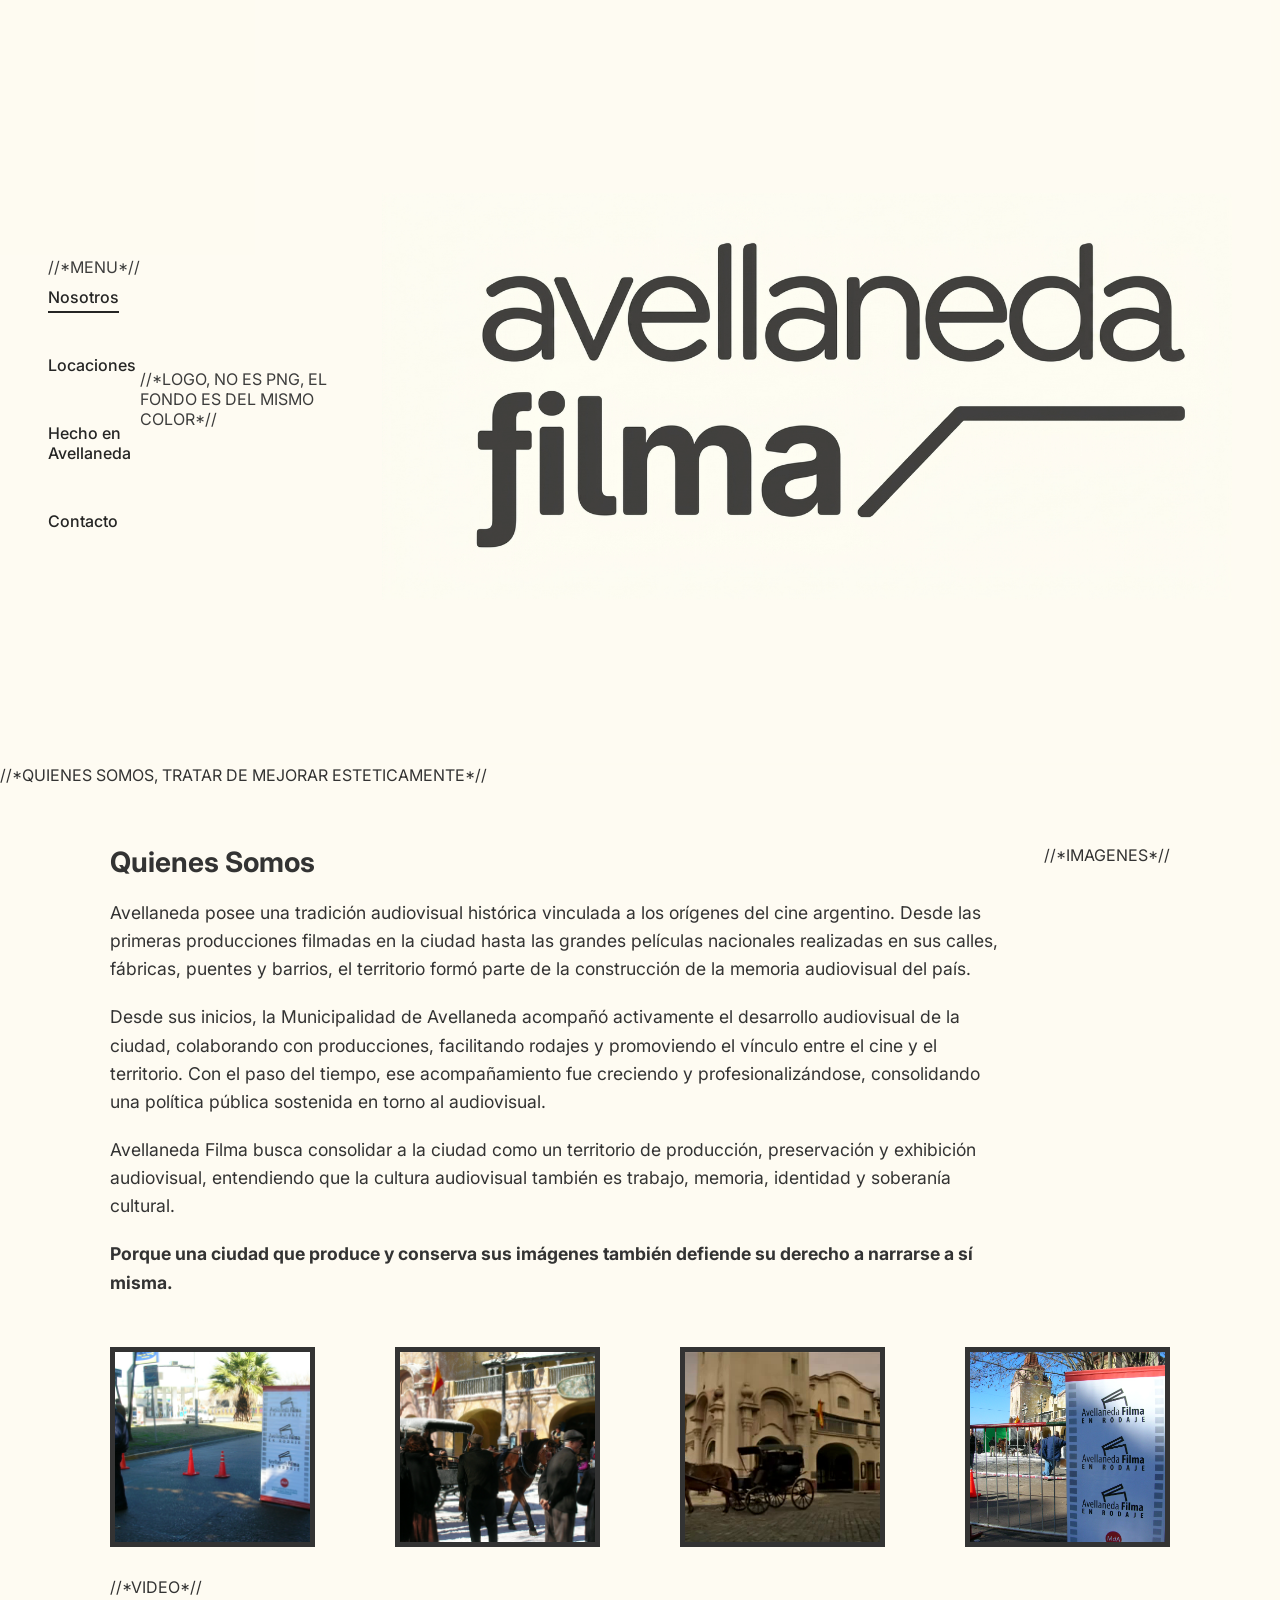
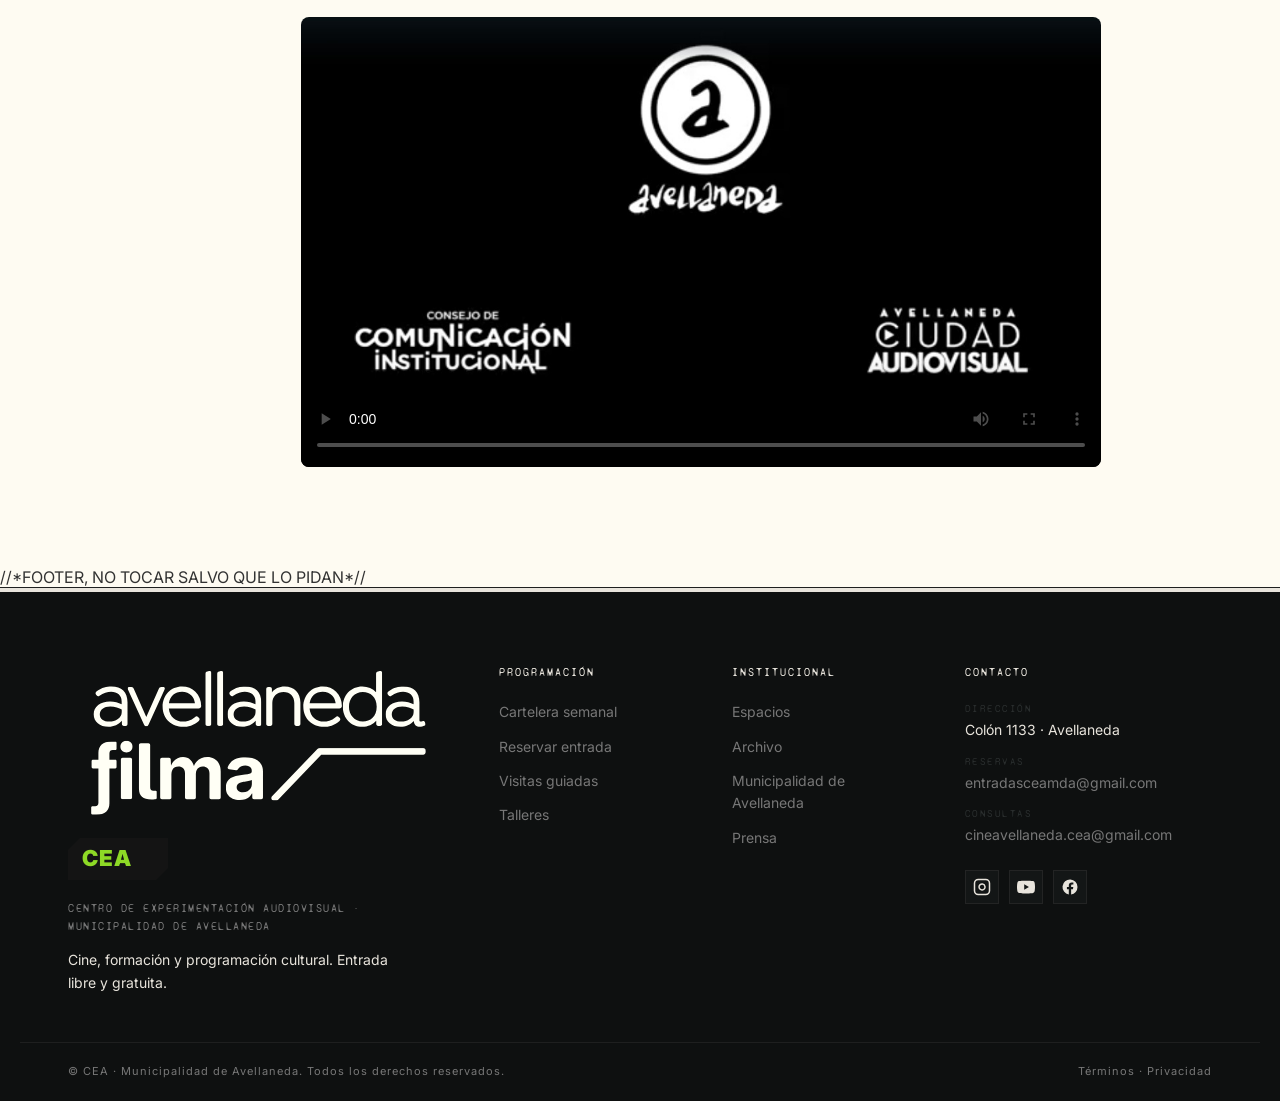
<file: index.html>
<!DOCTYPE html>
<html lang="es">
<head>
    <meta charset="UTF-8">
    <meta name="viewport" content="width=device-width, initial-scale=1.0">
    <title>Avellaneda - Ciudad Audiovisual</title>
    <link rel="stylesheet" href="inicio.css"
    <link rel="preconnect" href="https://fonts.googleapis.com">
    <link rel="preconnect" href="https://fonts.gstatic.com" crossorigin>
    <link href="https://fonts.googleapis.com/css2?family=Inter:ital,opsz,wght@0,14..32,100..900;1,14..32,100..900&display=swap" rel="stylesheet">
    <link href="https://fonts.googleapis.com" rel="preconnect">
    <link href="https://fonts.gstatic.com" rel="preconnect" crossorigin>
    <link href="https://fonts.googleapis.com/css2?family=Barlow+Condensed:wght@400;700;900&family=Barlow:wght@300;400;500&family=Syne+Mono&display=swap" rel="stylesheet">
    <link rel="stylesheet" href="footer.css">
</head>
<body>



<header class="main-header" id="inicio">
    <nav class="main-nav">
      //*MENU*//
    <ul class="nav-list">
      <li><a href="#nosotros" class="nav-link active">Nosotros</a></li>
      <li><a href="locaciones.html" class="nav-link">Locaciones</a></li>
      <li><a href="hecho-en-avellaneda.html" class="nav-link">Hecho en Avellaneda</a></li>
      <li><a href="#contacto" class="nav-link">Contacto</a></li>
    </ul>
  </nav>
  //*LOGO, NO ES PNG, EL FONDO ES DEL MISMO COLOR*//
  <div class="logo-container">
    <a href="#inicio">
      <img src="imagenes/LogoCremaESTAESLAPOSTA.jpg" alt="Filma Logo" class="logo-img">
    </a>
  </div>

</header>

    //*QUIENES SOMOS, TRATAR DE MEJORAR ESTETICAMENTE*//
    
    <main id="nosotros">
        <section class="quienessomos">
            <h2>Quienes Somos</h2>
            <p>Avellaneda posee una tradición audiovisual histórica vinculada a los orígenes del cine argentino. Desde las primeras producciones filmadas en la ciudad hasta las grandes películas nacionales realizadas en sus calles, fábricas, puentes y barrios, el territorio formó parte de la construcción de la memoria audiovisual del país.</p><br>
            <p>Desde sus inicios, la Municipalidad de Avellaneda acompañó activamente el desarrollo audiovisual de la ciudad, colaborando con producciones, facilitando rodajes y promoviendo el vínculo entre el cine y el territorio. Con el paso del tiempo, ese acompañamiento fue creciendo y profesionalizándose, consolidando una política pública sostenida en torno al audiovisual.</p><br>
            <p>Avellaneda Filma busca consolidar a la ciudad como un territorio de producción, preservación y exhibición audiovisual, entendiendo que la cultura audiovisual también es trabajo, memoria, identidad y soberanía cultural.</p><br>
            <p><strong>Porque una ciudad que produce y conserva sus imágenes también defiende su derecho a narrarse a sí misma.</strong></p>
        </section>

        //*IMAGENES*//

        <section class="imagenpadre2">

                  <section class="imagen-ejemplo-container">
            
            <img src="imagenes/imagen1.JPG" alt="">
            
        </section>
        
        <section class="imagen-ejemplo-container">
            
            <img src="imagenes/imagen2.JPG" alt="">
            
        </section>

        <section class="imagen-ejemplo-container">
            
            <img src="imagenes/imagen4.png" alt="">
            
        </section>
        
        <section class="imagen-ejemplo-container">
            
            <img src="imagenes/imagen3.JPG" alt="">
            
        </section>


        </section>

    //*VIDEO*//

    <section class="videoseccion">
  <div class="videocontainer">
    <video controls poster="imagenes/imagenportadavideo.png">
      <source src="imagenes/videofilma.mp4" type="video/mp4">
    </video>
  </div>
</section>


    </main>



//*FOOTER, NO TOCAR SALVO QUE LO PIDAN*//

<footer class="cea-footer" id="contacto">
  <div class="cea-colorbar">
    <span></span><span></span><span></span><span></span>
  </div>

  <div class="cea-footer-inner">

    <div class="cea-footer-col cea-footer-brand">
      <a href="#inicio">
        <img src="imagenes/logofooter.png" alt="CEA Logo" class="cea-footer-logo-img">
      </a>
      <a href="#inicio" class="cea-footer-logo" aria-label="CEA">
        <svg viewBox="0 0 72 22" aria-hidden="true">
          <text x="0" y="18" font-family="Barlow Condensed, sans-serif" font-weight="900" font-size="22" letter-spacing="1">CEA</text>
        </svg>
      </a>
      <p class="cea-footer-tag">
        Centro de Experimentaci&oacute;n Audiovisual &middot; Municipalidad de Avellaneda
      </p>
      <p class="cea-footer-desc">
        Cine, formaci&oacute;n y programaci&oacute;n cultural. Entrada libre y gratuita.
      </p>
    </div>

    <div class="cea-footer-col">
      <h4 class="cea-footer-title">Programaci&oacute;n</h4>
      <ul class="cea-footer-list">
        <li><a href="/#programacion">Cartelera semanal</a></li>
        <li><a href="/#tickets">Reservar entrada</a></li>
        <li><a href="/#visitas-inst">Visitas guiadas</a></li>
        <li><a href="/#talleres">Talleres</a></li>
      </ul>
    </div>

    <div class="cea-footer-col">
      <h4 class="cea-footer-title">Institucional</h4>
      <ul class="cea-footer-list">
        <li><a href="/#espacios">Espacios</a></li>
        <li><a href="/#archivo">Archivo</a></li>
        <li><a href="https://www.mda.gob.ar" target="_blank" rel="noopener">Municipalidad de Avellaneda</a></li>
        <li><a href="/prensa">Prensa</a></li>
      </ul>
    </div>

    <div class="cea-footer-col">
      <h4 class="cea-footer-title">Contacto</h4>
      <ul class="cea-footer-list">
        <li>
          <span class="cea-footer-label">Direcci&oacute;n</span>
          Col&oacute;n 1133 &middot; Avellaneda
        </li>
        <li>
          <span class="cea-footer-label">Reservas</span>
          <a href="mailto:entradasceamda@gmail.com">entradasceamda@gmail.com</a>
        </li>
        <li>
          <span class="cea-footer-label">Consultas</span>
          <a href="mailto:cineavellaneda.cea@gmail.com">cineavellaneda.cea@gmail.com</a>
        </li>
      </ul>

      <div class="cea-footer-social" aria-label="Redes sociales">
        <a href="https://www.instagram.com/cea.avellaneda" target="_blank" rel="noopener" aria-label="Instagram">
          <svg width="18" height="18" viewBox="0 0 24 24" fill="none" stroke="currentColor" stroke-width="2">
            <rect x="2" y="2" width="20" height="20" rx="5"/>
            <path d="M16 11.37A4 4 0 1 1 12.63 8 4 4 0 0 1 16 11.37z"/>
            <line x1="17.5" y1="6.5" x2="17.51" y2="6.5"/>
          </svg>
        </a>
        <a href="#" target="_blank" rel="noopener" aria-label="YouTube">
          <svg width="18" height="18" viewBox="0 0 24 24" fill="currentColor">
            <path d="M23.5 6.2a3 3 0 0 0-2.1-2.1C19.5 3.5 12 3.5 12 3.5s-7.5 0-9.4.6A3 3 0 0 0 .5 6.2 31.3 31.3 0 0 0 0 12a31.3 31.3 0 0 0 .5 5.8 3 3 0 0 0 2.1 2.1c1.9.6 9.4.6 9.4.6s7.5 0 9.4-.6a3 3 0 0 0 2.1-2.1A31.3 31.3 0 0 0 24 12a31.3 31.3 0 0 0-.5-5.8zM9.6 15.6V8.4l6.3 3.6z"/>
          </svg>
        </a>
        <a href="#" target="_blank" rel="noopener" aria-label="Facebook">
          <svg width="18" height="18" viewBox="0 0 24 24" fill="currentColor">
            <path d="M22 12a10 10 0 1 0-11.6 9.9v-7h-2.5V12h2.5V9.8c0-2.5 1.5-3.9 3.8-3.9 1.1 0 2.3.2 2.3.2v2.5h-1.3c-1.3 0-1.7.8-1.7 1.6V12h2.9l-.5 2.9h-2.4v7A10 10 0 0 0 22 12z"/>
          </svg>
        </a>
      </div>
    </div>

  </div>

  <div class="cea-footer-bottom">
    <p>&copy; <span id="cea-year"></span> CEA &middot; Municipalidad de Avellaneda. Todos los derechos reservados.</p>
    <p><a href="/terminos">T&eacute;rminos</a> &middot; <a href="/privacidad">Privacidad</a></p>
  </div>
</footer>

</body>
</html>
</file>
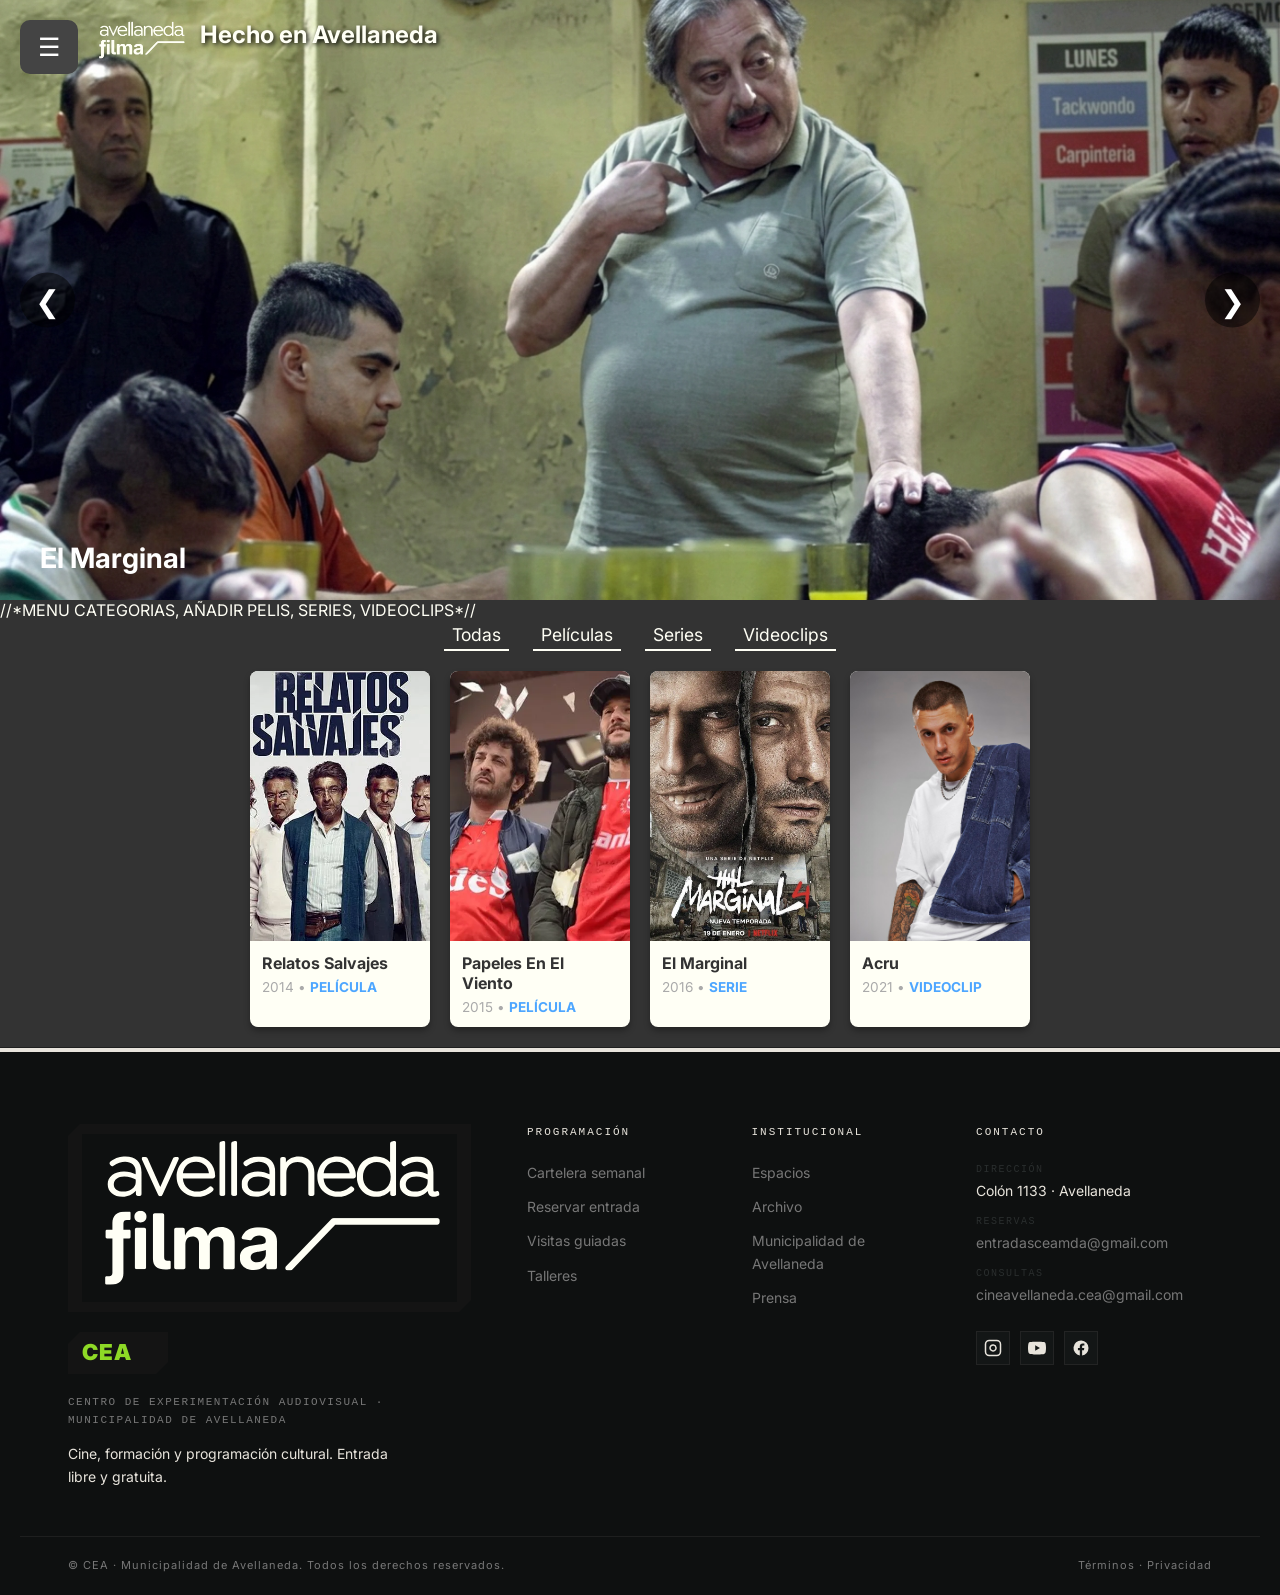
<file: hecho-en-avellaneda.html>
<!DOCTYPE html>
<html lang="es">
<head>
    <meta charset="UTF-8">
    <meta name="viewport" content="width=device-width, initial-scale=1.0">
    <title>Avellaneda - Ciudad Audiovisual</title>
    <link rel="stylesheet" href="hechoenave.css">
    <link rel="stylesheet" href="footer.css">
    <link rel="preconnect" href="https://fonts.googleapis.com">
    <link rel="preconnect" href="https://fonts.gstatic.com" crossorigin>
    <link href="https://fonts.googleapis.com/css2?family=Inter:ital,opsz,wght@0,14..32,100..900;1,14..32,100..900&display=swap" rel="stylesheet">
    <link rel="stylesheet" href="script.css">
</head>
<body>
  <header id="hechoen">
      

        <!-- Slider -->

        <div class="slider">

            <!-- Controles del slider -->

            <input type="radio" name="slider" id="slide1" checked>

            <input type="radio" name="slider" id="slide2">

            <input type="radio" name="slider" id="slide3">


            <!-- Botón menú -->

            <div class="menu-contenedor">

                <input type="checkbox" id="abrir-menu">

                <label for="abrir-menu" class="boton-menu">
                    ☰
                </label>


                <!-- Menú desplegable -->

                <nav class="menu">

                    <a href="index.html">Inicio</a>

                    <a href="hecho-en-avellaneda.html">Hecho En Avellaneda</a>

                    <a href="locaciones.html">Locaciones</a>

                    <a href="#contacto">Contacto</a>

                </nav>
                 
                

            </div>

            

            <!-- Logo -->

            <div class="logo">

                <a href="index.html">
                    <img src="imagenes/logofilmagrone.png" alt="Logo">
                </a>

                <h1>Hecho en Avellaneda</h1>

            </div>


            <!-- Imágenes -->

            <div class="slides">


                <!-- Imagen 1 -->

                <div class="slide slide1">

                    <img src="imagenes/elmar.jpg" alt="Imagen 1">

                    <h2>El Marginal</h2>

                </div>


                <!-- Imagen 2 -->

                <div class="slide slide2">

                    <img src="imagenes/relatoss.jpg" alt="Imagen 2">

                    <h2>Relatos Salvajes</h2>

                </div>


                <!-- Imagen 3 -->

                <div class="slide slide3">

                    <img src="imagenes/papelesenelvi.jpg" alt="Imagen 3">

                    <h2>Papeles En El Viento</h2>

                </div>

            </div>


            <!-- Flechas -->

            <div class="flechas">

    <!-- Flechas para el SLIDE 1 -->
    <label for="slide3" class="flecha izquierda flecha1">❮</label>
    <label for="slide2" class="flecha derecha flecha1">❯</label> <!-- Corregido: antes decía slide1 -->

    <!-- Flechas para el SLIDE 2 -->
    <label for="slide1" class="flecha izquierda flecha2">❮</label>
    <label for="slide3" class="flecha derecha flecha2">❯</label>

    <!-- Flechas para el SLIDE 3 -->
    <label for="slide2" class="flecha izquierda flecha3">❮</label>
    <label for="slide1" class="flecha derecha flecha3">❯</label>

            </div>

        </div>

    
  </header>
    

<main>

  //*MENU CATEGORIAS, AÑADIR PELIS, SERIES, VIDEOCLIPS*//

  <nav class="tabs">
    <button onclick="filtrarCategoria('todas')">Todas</button>
    <button onclick="filtrarCategoria('película')">Películas</button>
    <button onclick="filtrarCategoria('serie')">Series</button>
    <button onclick="filtrarCategoria('videoclip')">Videoclips</button>
  </nav>

  <!-- Se agregó la clase movie-grid y se cambió la etiqueta interna a section -->
  <section id="catalogo" class="movie-grid"></section>
</main>  

   <footer class="cea-footer" id="contacto">
  <div class="cea-colorbar">
    <span></span><span></span><span></span><span></span>
  </div>

  <div class="cea-footer-inner">

    <div class="cea-footer-col cea-footer-brand">
      <a href="#hechoen" class="cea-footer-logo" aria-label="CEA">
        <img src="imagenes/logofooter.png" alt="CEA Logo" class="cea-footer-logo-img">
      </a>
      <a href="#inicio" class="cea-footer-logo" aria-label="CEA">
        <svg viewBox="0 0 72 22" aria-hidden="true">
          <text x="0" y="18" font-family="Barlow Condensed, sans-serif" font-weight="900" font-size="22" letter-spacing="1">CEA</text>
        </svg>
      </a>
      <p class="cea-footer-tag">
        Centro de Experimentaci&oacute;n Audiovisual &middot; Municipalidad de Avellaneda
      </p>
      <p class="cea-footer-desc">
        Cine, formaci&oacute;n y programaci&oacute;n cultural. Entrada libre y gratuita.
      </p>
    </div>

    <div class="cea-footer-col">
      <h4 class="cea-footer-title">Programaci&oacute;n</h4>
      <ul class="cea-footer-list">
        <li><a href="/#programacion">Cartelera semanal</a></li>
        <li><a href="/#tickets">Reservar entrada</a></li>
        <li><a href="/#visitas-inst">Visitas guiadas</a></li>
        <li><a href="/#talleres">Talleres</a></li>
      </ul>
    </div>

    <div class="cea-footer-col">
      <h4 class="cea-footer-title">Institucional</h4>
      <ul class="cea-footer-list">
        <li><a href="/#espacios">Espacios</a></li>
        <li><a href="/#archivo">Archivo</a></li>
        <li><a href="https://www.mda.gob.ar" target="_blank" rel="noopener">Municipalidad de Avellaneda</a></li>
        <li><a href="/prensa">Prensa</a></li>
      </ul>
    </div>

    <div class="cea-footer-col">
      <h4 class="cea-footer-title">Contacto</h4>
      <ul class="cea-footer-list">
        <li>
          <span class="cea-footer-label">Direcci&oacute;n</span>
          Col&oacute;n 1133 &middot; Avellaneda
        </li>
        <li>
          <span class="cea-footer-label">Reservas</span>
          <a href="mailto:entradasceamda@gmail.com">entradasceamda@gmail.com</a>
        </li>
        <li>
          <span class="cea-footer-label">Consultas</span>
          <a href="mailto:cineavellaneda.cea@gmail.com">cineavellaneda.cea@gmail.com</a>
        </li>
      </ul>

      <div class="cea-footer-social" aria-label="Redes sociales">
        <a href="https://www.instagram.com/cea.avellaneda" target="_blank" rel="noopener" aria-label="Instagram">
          <svg width="18" height="18" viewBox="0 0 24 24" fill="none" stroke="currentColor" stroke-width="2">
            <rect x="2" y="2" width="20" height="20" rx="5"/>
            <path d="M16 11.37A4 4 0 1 1 12.63 8 4 4 0 0 1 16 11.37z"/>
            <line x1="17.5" y1="6.5" x2="17.51" y2="6.5"/>
          </svg>
        </a>
        <a href="#" target="_blank" rel="noopener" aria-label="YouTube">
          <svg width="18" height="18" viewBox="0 0 24 24" fill="currentColor">
            <path d="M23.5 6.2a3 3 0 0 0-2.1-2.1C19.5 3.5 12 3.5 12 3.5s-7.5 0-9.4.6A3 3 0 0 0 .5 6.2 31.3 31.3 0 0 0 0 12a31.3 31.3 0 0 0 .5 5.8 3 3 0 0 0 2.1 2.1c1.9.6 9.4.6 9.4.6s7.5 0 9.4-.6a3 3 0 0 0 2.1-2.1A31.3 31.3 0 0 0 24 12a31.3 31.3 0 0 0-.5-5.8zM9.6 15.6V8.4l6.3 3.6z"/>
          </svg>
        </a>
        <a href="#" target="_blank" rel="noopener" aria-label="Facebook">
          <svg width="18" height="18" viewBox="0 0 24 24" fill="currentColor">
            <path d="M22 12a10 10 0 1 0-11.6 9.9v-7h-2.5V12h2.5V9.8c0-2.5 1.5-3.9 3.8-3.9 1.1 0 2.3.2 2.3.2v2.5h-1.3c-1.3 0-1.7.8-1.7 1.6V12h2.9l-.5 2.9h-2.4v7A10 10 0 0 0 22 12z"/>
          </svg>
        </a>
      </div>
    </div>

  </div>

  <div class="cea-footer-bottom">
    <p>&copy; <span id="cea-year"></span> CEA &middot; Municipalidad de Avellaneda. Todos los derechos reservados.</p>
    <p><a href="/terminos">T&eacute;rminos</a> &middot; <a href="/privacidad">Privacidad</a></p>
  </div>
</footer>
  
  <!-- Vinculas tu archivo JS aquí -->
  <script src="script.js"></script>

</body>
</html>
</file>
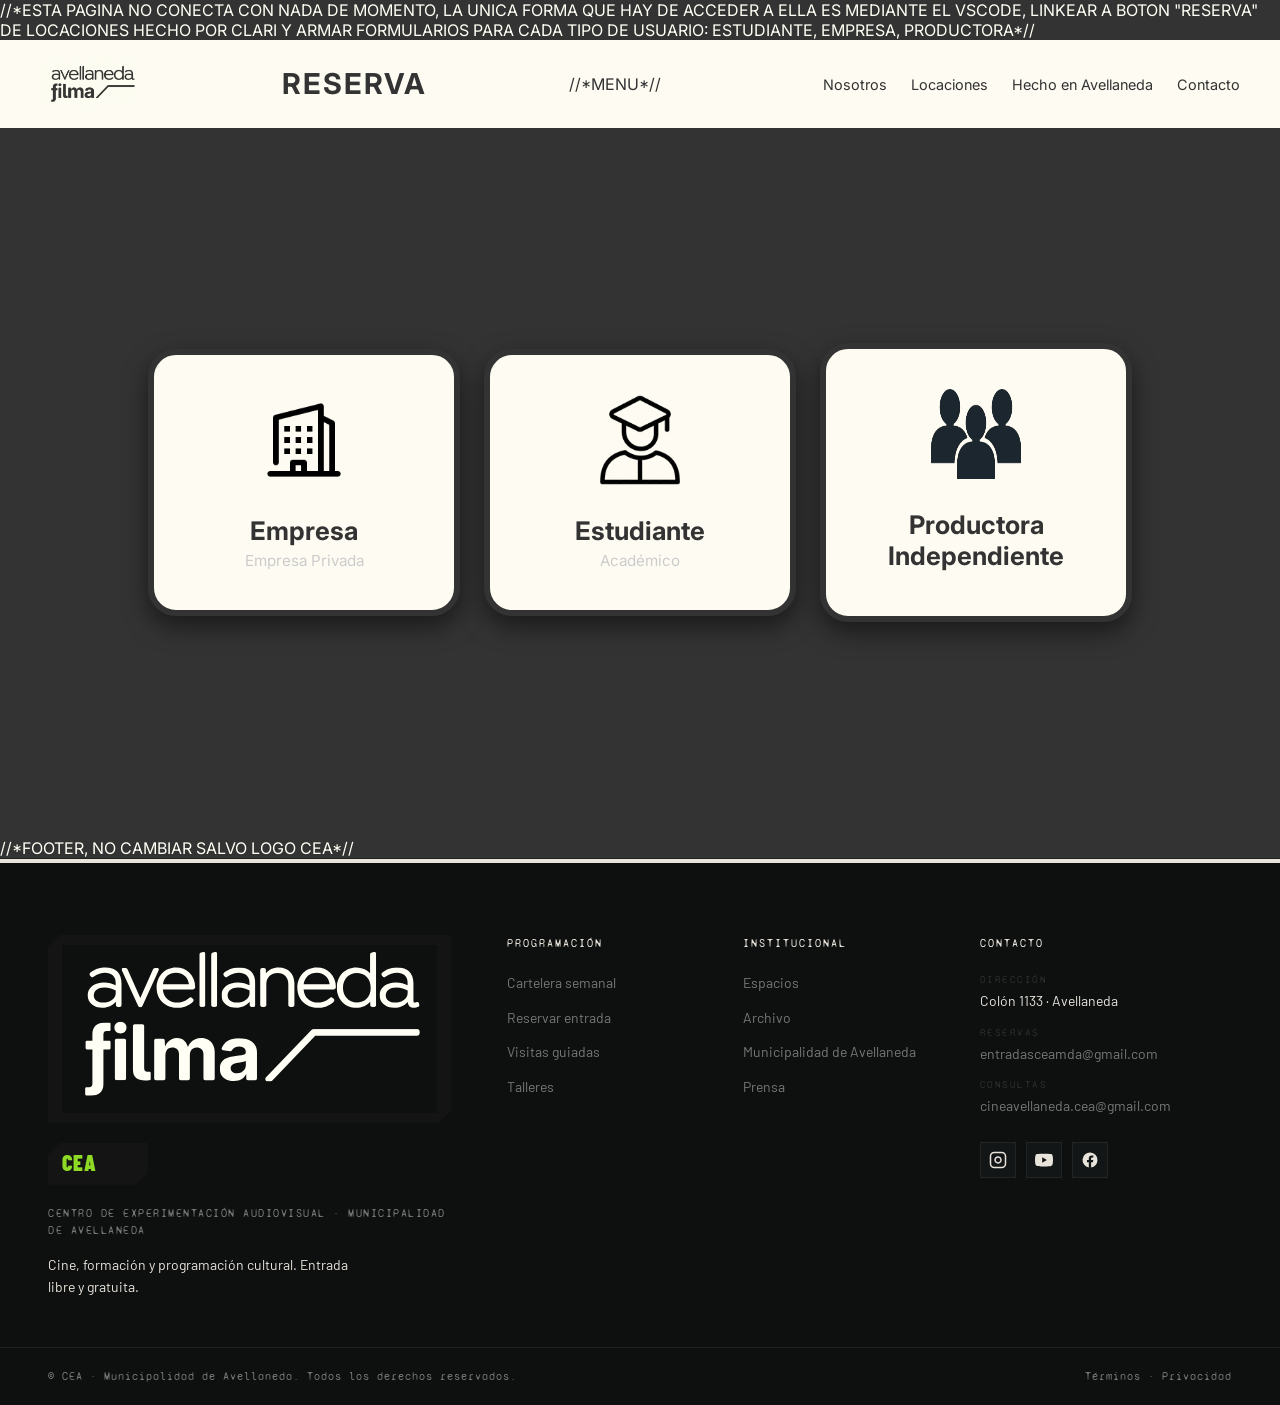
<file: reserva.html>
//*ESTA PAGINA NO CONECTA CON NADA DE MOMENTO, LA UNICA FORMA QUE HAY DE ACCEDER A ELLA ES MEDIANTE EL VSCODE, LINKEAR A BOTON "RESERVA" DE LOCACIONES HECHO POR CLARI
  Y ARMAR FORMULARIOS PARA CADA TIPO DE USUARIO: ESTUDIANTE, EMPRESA, PRODUCTORA*//

<!DOCTYPE html>
<html lang="es">
<head>
  <meta charset="UTF-8">
  <meta name="viewport" content="width=device-width, initial-scale=1.0">
  <title>Reserva - Filmo</title>
  <link href="https://fonts.googleapis.com" rel="preconnect">
  <link href="https://fonts.gstatic.com" rel="preconnect" crossorigin>
  <link href="https://fonts.googleapis.com/css2?family=Barlow+Condensed:wght@400;700;900&family=Barlow:wght@300;400;500&family=Syne+Mono&display=swap" rel="stylesheet">
  <link href="https://fonts.googleapis.com/css2?family=Inter:ital,opsz,wght@0,14..32,100..900;1,14..32,100..900&display=swap" rel="stylesheet">
  <link rel="stylesheet" href="reserva.css">
  <link rel="stylesheet" href="footer.css">
</head>
<body>

  <header class="header">
    <div class="logo"><a href="index.html">
        
        <img src="imagenes/LogoCremaESTAESLAPOSTA.jpg" alt="logo"></a>
    
    </div>
    <h1>RESERVA</h1>

    //*MENU*//

    <nav>
      <a href="index.html">Nosotros</a>
      <a href="locaciones.html">Locaciones</a>
      <a href="hecho-en-avellaneda.html">Hecho en Avellaneda</a>
      <a href="#contacto">Contacto</a>
    </nav>
  </header>

  <main class="opciones-container">

    <!-- Opción 1: Empresa -->
    <a href="form-empresa.html" class="tarjeta-opcion">
      <div class="icono-box">
        <img src="imagenes/empresaicon.png" alt="Empresa">
      </div>
      <h2>Empresa</h2>
      <p>Empresa Privada</p>
    </a>

    <!-- Opción 2: Estudiante -->
    <a href="form-estudiante.html" class="tarjeta-opcion">
      <div class="icono-box">
        <img src="imagenes/estudianteicono.png" alt="Estudiante">
      </div>
      <h2>Estudiante</h2>
      <p>Académico</p>
    </a>

    <!-- Opción 3: Productora -->
    <a href="form-productora.html" class="tarjeta-opcion">
      <div class="icono-box">
        <img class="grupo" src="imagenes/grupoicono.png" alt="Productora">
      </div>
      <h2>Productora Independiente</h2>
    </a>

  </main>

//*FOOTER, NO CAMBIAR SALVO LOGO CEA*//

<footer class="cea-footer" id="contacto">
  <div class="cea-colorbar">
    <span></span><span></span><span></span><span></span>
  </div>

  <div class="cea-footer-inner">

    <div class="cea-footer-col cea-footer-brand">
      <a href="index.html" class="cea-footer-logo" aria-label="CEA">
        <img src="imagenes/logofooter.png" alt="CEA Logo" class="cea-footer-logo-img">
      </a>
      <a href="index.html" class="cea-footer-logo" aria-label="CEA">
        <svg viewBox="0 0 72 22" aria-hidden="true">
          <text x="0" y="18" font-family="Barlow Condensed, sans-serif" font-weight="900" font-size="22" letter-spacing="1">CEA</text>
        </svg>
      </a>
      <p class="cea-footer-tag">
        Centro de Experimentaci&oacute;n Audiovisual &middot; Municipalidad de Avellaneda
      </p>
      <p class="cea-footer-desc">
        Cine, formaci&oacute;n y programaci&oacute;n cultural. Entrada libre y gratuita.
      </p>
    </div>

    <div class="cea-footer-col">
      <h4 class="cea-footer-title">Programaci&oacute;n</h4>
      <ul class="cea-footer-list">
        <li><a href="/#programacion">Cartelera semanal</a></li>
        <li><a href="/#tickets">Reservar entrada</a></li>
        <li><a href="/#visitas-inst">Visitas guiadas</a></li>
        <li><a href="/#talleres">Talleres</a></li>
      </ul>
    </div>

    <div class="cea-footer-col">
      <h4 class="cea-footer-title">Institucional</h4>
      <ul class="cea-footer-list">
        <li><a href="/#espacios">Espacios</a></li>
        <li><a href="/#archivo">Archivo</a></li>
        <li><a href="https://www.mda.gob.ar" target="_blank" rel="noopener">Municipalidad de Avellaneda</a></li>
        <li><a href="/prensa">Prensa</a></li>
      </ul>
    </div>

    <div class="cea-footer-col">
      <h4 class="cea-footer-title">Contacto</h4>
      <ul class="cea-footer-list">
        <li>
          <span class="cea-footer-label">Direcci&oacute;n</span>
          Col&oacute;n 1133 &middot; Avellaneda
        </li>
        <li>
          <span class="cea-footer-label">Reservas</span>
          <a href="mailto:entradasceamda@gmail.com">entradasceamda@gmail.com</a>
        </li>
        <li>
          <span class="cea-footer-label">Consultas</span>
          <a href="mailto:cineavellaneda.cea@gmail.com">cineavellaneda.cea@gmail.com</a>
        </li>
      </ul>

      <div class="cea-footer-social" aria-label="Redes sociales">
        <a href="https://www.instagram.com/cea.avellaneda" target="_blank" rel="noopener" aria-label="Instagram">
          <svg width="18" height="18" viewBox="0 0 24 24" fill="none" stroke="currentColor" stroke-width="2">
            <rect x="2" y="2" width="20" height="20" rx="5"/>
            <path d="M16 11.37A4 4 0 1 1 12.63 8 4 4 0 0 1 16 11.37z"/>
            <line x1="17.5" y1="6.5" x2="17.51" y2="6.5"/>
          </svg>
        </a>
        <a href="#" target="_blank" rel="noopener" aria-label="YouTube">
          <svg width="18" height="18" viewBox="0 0 24 24" fill="currentColor">
            <path d="M23.5 6.2a3 3 0 0 0-2.1-2.1C19.5 3.5 12 3.5 12 3.5s-7.5 0-9.4.6A3 3 0 0 0 .5 6.2 31.3 31.3 0 0 0 0 12a31.3 31.3 0 0 0 .5 5.8 3 3 0 0 0 2.1 2.1c1.9.6 9.4.6 9.4.6s7.5 0 9.4-.6a3 3 0 0 0 2.1-2.1A31.3 31.3 0 0 0 24 12a31.3 31.3 0 0 0-.5-5.8zM9.6 15.6V8.4l6.3 3.6z"/>
          </svg>
        </a>
        <a href="#" target="_blank" rel="noopener" aria-label="Facebook">
          <svg width="18" height="18" viewBox="0 0 24 24" fill="currentColor">
            <path d="M22 12a10 10 0 1 0-11.6 9.9v-7h-2.5V12h2.5V9.8c0-2.5 1.5-3.9 3.8-3.9 1.1 0 2.3.2 2.3.2v2.5h-1.3c-1.3 0-1.7.8-1.7 1.6V12h2.9l-.5 2.9h-2.4v7A10 10 0 0 0 22 12z"/>
          </svg>
        </a>
      </div>
    </div>

  </div>

  <div class="cea-footer-bottom">
    <p>&copy; <span id="cea-year"></span> CEA &middot; Municipalidad de Avellaneda. Todos los derechos reservados.</p>
    <p><a href="/terminos">T&eacute;rminos</a> &middot; <a href="/privacidad">Privacidad</a></p>
  </div>
</footer>

</body>
</html>
</file>
<file: footer.css>
.cea-footer {
    --f-black: #0E1010;
    --f-off: #E8E4DC;
    --f-gray: #777;
    --f-dim: #2A2E2E;
    --f-surface: #131616;
    --f-border: rgba(232, 228, 220, 0.07);
    --f-lime: #8ed926;
    --f-green: #69B42E;
    --f-orange: #E28F2A;
    --f-cyan: #007AA9;
    --f-purple: #946AAB;

    background: var(--f-black);
    color: var(--f-off);
    font-family: 'Barlow', sans-serif;
    font-size: 14px;
    line-height: 1.6;
    border-top: 1px solid var(--f-border);
    scroll-behavior: smooth;
  }

  .cea-colorbar {
    display: flex;
    height: 4px;
  }
  .cea-colorbar span:nth-child(1) { background: var(--f-off); flex: 1; }

  .cea-footer-inner {
    max-width: 1240px;
    margin: 0 auto;
    display: grid;
    grid-template-columns: 1.6fr 1fr 1fr 1.4fr;
    gap: 56px;
    padding: 72px 48px 48px;
  }

  .cea-footer-logo {
    display: inline-flex;
    align-items: center;
    background: #141414;
    color: var(--f-lime);
    padding: 10px 14px;
    margin-bottom: 20px;
    clip-path: polygon(12px 0, 100% 0, 100% calc(100% - 12px), calc(100% - 12px) 100%, 0 100%, 0 12px);
    text-decoration: none;
  }
  .cea-footer-logo svg { display: block; width: 72px; height: 22px; fill: currentColor; }

  .cea-footer-tag {
    font-family: 'Syne Mono', monospace;
    font-size: 11px;
    letter-spacing: 1.5px;
    text-transform: uppercase;
    color: var(--f-gray);
    margin: 0 0 14px;
  }
  .cea-footer-desc {
    color: var(--f-off);
    margin: 0;
    max-width: 320px;
    font-size: 14px;
  }

  .cea-footer-title {
    font-family: 'Syne Mono', monospace;
    font-size: 11px;
    font-weight: 400;
    text-transform: uppercase;
    letter-spacing: 2px;
    color: var(--f-off);
    margin: 0 0 20px;
  }

  .cea-footer-list {
    list-style: none;
    padding: 0;
    margin: 0;
    display: flex;
    flex-direction: column;
    gap: 12px;
    font-size: 14px;
  }
  .cea-footer-list a {
    color: var(--f-gray);
    text-decoration: none;
    transition: color 0.2s ease;
  }
  .cea-footer-list a:hover,
  .cea-footer-list a:focus-visible {
    color: var(--f-lime);
    outline: none;
  }
  .cea-footer-label {
    display: block;
    font-family: 'Syne Mono', monospace;
    font-size: 10px;
    letter-spacing: 1.5px;
    text-transform: uppercase;
    color: var(--f-dim);
    margin-bottom: 2px;
  }

  .cea-footer-social {
    display: flex;
    gap: 10px;
    margin-top: 24px;
  }
  .cea-footer-social a {
    display: inline-flex;
    align-items: center;
    justify-content: center;
    width: 34px;
    height: 34px;
    background: var(--f-surface);
    color: var(--f-off);
    border: 1px solid var(--f-border);
    transition: background 0.2s, color 0.2s, border-color 0.2s;
  }
  .cea-footer-social a:hover,
  .cea-footer-social a:focus-visible {
    background: var(--f-lime);
    color: var(--f-black);
    border-color: var(--f-lime);
    outline: none;
  }

  .cea-footer-bottom {
    border-top: 1px solid var(--f-border);
    padding: 20px 48px;
    max-width: 1240px;
    margin: 0 auto;
    display: flex;
    justify-content: space-between;
    align-items: center;
    flex-wrap: wrap;
    gap: 12px;
    font-family: 'Syne Mono', monospace;
    font-size: 11px;
    letter-spacing: 1px;
    color: var(--f-gray);
  }
  .cea-footer-bottom p { margin: 0; }
  .cea-footer-bottom a {
    color: var(--f-gray);
    text-decoration: none;
    transition: color 0.2s;
  }
  .cea-footer-bottom a:hover { color: var(--f-lime); }

  @media (max-width: 1100px) {
    .cea-footer-inner {
      grid-template-columns: 1fr 1fr;
      gap: 40px;
      padding: 56px 32px 40px;
    }
    .cea-footer-bottom { padding: 20px 32px; }
  }

  @media (max-width: 640px) {
    .cea-footer-inner {
      grid-template-columns: 1fr;
      gap: 36px;
      padding: 48px 20px 32px;
    }
    .cea-footer-bottom {
      flex-direction: column;
      align-items: flex-start;
      padding: 20px;
    }
  }
</file>
<file: hechoenave.css>
*{
  margin: 0;
  padding: 0;
  box-sizing: border-box;
  scroll-behavior: smooth;
  font-family: 'Inter', sans-serif;
}
body {
    background-color: #333333;
    color: #fffff5;
    display: flex;
    flex-direction: column;
}
header {
    width: 100%;

    background-color: #333333;
}


/* ================= SLIDER ================= */

.slider {
    width: 100%;

    height: 600px;

    position: relative;

    overflow: hidden;

    background-color: #333333;
}


/* Ocultamos los radio buttons */

.slider input {
    display: none;
}


/* Contenedor de imágenes */

.slides {
    width: 100%;

    height: 100%;

    position: relative;
}


/* Cada imagen */

.slide {
    width: 100%;

    height: auto;

    position: absolute;

    top: 0;
    left: 0;

    opacity: 0;

    transition: opacity 0.5s ease;
}


/* Imagen */
.slide1  {
    width: 100%;

    height: 600px;

    object-fit: cover;

    display: block;
}

.slide img {
    width: 100%;

    height: 600px;

    object-fit: cover;

    display: block;
}


/* Título abajo */

.slide h2 {
    position: absolute;

    bottom: 25px;

    left: 40px;

    font-size: 28px;

    color: white;
}


/* Mostrar imagen seleccionada */

#slide1:checked ~ .slides .slide1 {
    opacity: 1;
}

#slide2:checked ~ .slides .slide2 {
    opacity: 1;
}

#slide3:checked ~ .slides .slide3 {
    opacity: 1;
}



/* ================= LOGO ================= */

.logo {
    position: absolute;

    top: 20px;

    left: 90px;

    z-index: 10;

    display: flex;

    flex-direction: row;

    gap: 10px;
}

.logo img {
    width: 100px;

    height: auto;
}

.logo h1 {
    font-size: 24px;

    color: #fffff5;
    
    text-shadow: 2px 2px 5px black;
}

/* ================= MENU ================= */

.menu-contenedor {
    position: absolute;

    top: 20px;

    left: 20px;

    z-index: 30;
}


/* Ocultar checkbox */

#abrir-menu {
    display: none;
}


/* Botón */

.boton-menu {
    display: block;

    background-color: #444444;

    color: white;

    border: none;

    border-radius: 10px;

    padding: 12px 18px;

    font-size: 25px;

    cursor: pointer;
}


/* Menú cerrado */

.menu {
    width: 180px;

    background-color: #444444;

    border-radius: 8px;

    display: none;

    flex-direction: column;

    overflow: hidden;
}


/* Menú abierto */

#abrir-menu:checked ~ .menu {
    display: flex;
}


/* Enlaces */

.menu a {
    text-decoration: none;

    color: white;

    padding: 15px;

    display: block;
}


/* Hover enlaces */

.menu a:hover {
    background-color: #666666;
}



/* ================= FLECHAS ================= */

.flecha {
    position: absolute;

    top: 50%;

    transform: translateY(-50%);

    z-index: 15;

    background-color: rgba(0, 0, 0, 0.5);

    color: white;

    border: none;

    border-radius: 50%;

    width: 55px;

    height: 55px;

    font-size: 30px;

    cursor: pointer;

    display: none;

    align-items: center;

    justify-content: center;
}


/* Flecha izquierda */

.izquierda {
    left: 20px;
}


/* Flecha derecha */

.derecha {
    right: 20px;
}


/* Mostrar flechas según imagen */

#slide1:checked ~ .flechas .flecha1 {
    display: flex;
}

#slide2:checked ~ .flechas .flecha2 {
    display: flex;
}

#slide3:checked ~ .flechas .flecha3 {
    display: flex;
}


/* Hover flechas */

.flecha:hover {
    background-color: rgba(0, 0, 0, 0.8);
}
</file>
<file: script.css>
.tabs {
  display: flex;
  justify-content: center;
  gap: 24px;
  background-color: transparent;
}
.tabs button {
  background: none;
  border: none;
  border-bottom: 2px solid #fffff5;
  color: #fffff5;
  font-size: 1.1rem;
  font-family: inherit;
  padding: 4px 8px;
  cursor: pointer;
  outline: none;
  transition: opacity 0.2 ease, border-color 0.2 ease;
}
.tabs button:hover{
  opacity: 0.8;
}

.tabs button.active{
  border-bottom-color:#fffff5;
  font-weight: bold;
}

.movie-grid {
  position: relative;
  cursor: pointer;
  display: flex;
  flex-wrap: wrap;
  justify-content: center;
  flex-direction: row;
  gap: 20px;
  padding: 20px;
}

.globo {
  display: none;
  position: absolute;
  top: 40%;
  left: 50%;
  transform: translateX(-50%);
  width: 180px;
  background-color: #fffff5;
  color: #333;
  padding: 12px;
  border-radius: 12px;
  box-shadow: 0 4px 12px rgba(0, 0, 0, 0.4);
  z-index: 10;
  font-size: 13px;
}

.globo::before {
  content: "";
  position: absolute;
  top: -10px;
  left: 50%;
  transform: translateX(-50%);
  border-width: 0 10px 10px 10px;
  border-style: solid;
  border-color: transparent transparent #ffffff transparent;
}

.movie-card.activo .globo {
  display: block;
}

.movie-card {
  width: 180px; /* <--- AGREGADO: Define el ancho fijo de cada tarjeta */
  background-color: #fffff5;
  border-radius: 8px;
  overflow: hidden;
  color: #333;
  font-family: "Inter", sans-serif;
  box-shadow: 0 4px 6px rgba(0,0,0,0.3);
  display: flex;
  flex-direction: column;
  position: relative;
}

/* Contenedor e imagen para los pósters */
.poster-container {
  width: 100%; /* <--- CORREGIDO: Ocupa todo el ancho de la tarjeta */
  aspect-ratio: 2 / 3; /* Ocupa la proporción correcta automáticamente sin poner height */
  overflow: hidden;
  background-color: #1a1a1a;
}

.poster-container img {
  width: 100%;
  height: 100%;
  object-fit: cover;
  display: block;
}

.card-info {
  padding: 12px;
}

.card-info h3 {
  margin: 0 0 6px 0;
  font-size: 1rem;
}

.meta {
  margin: 0;
  font-size: 0.85rem;
  color: #aaa;
}

.badge {
  color: #4da6ff;
}
</file>
<file: reserva.css>
* {
  scroll-behavior: smooth;
}

body {
  margin: 0;
  background-color: #333;
  color: #fffff5;
  font-family: inter, sans-serif;

}

/* Encabezado */
.header {
  display: flex;
  justify-content: space-between;
  align-items: center;
  padding: 20px 40px;
  background-color: #FEFBF2;
  color: #333;
}

.logo {
    position: relative;

    z-index: 10;

    display: flex;

    flex-direction: row;

}

.logo img {
    width: 100px;

    height: auto;
}

.header h1 {
  margin: 0;
  font-size: 1.8rem;
  letter-spacing: 2px;
}

.header nav a {
  color: #333333;
  text-decoration: solid;
  margin-left: 20px;
  font-size: 0.9rem;
}

/* Contenedor de Tarjetas */
.opciones-container {
  display: flex;
  justify-content: center;
  align-items: center;
  gap: 24px;
  min-height: 70vh;
  padding: 40px 20px;
}

/* Estilo de cada tarjeta */
.tarjeta-opcion {
  background-color: #FEFBF2;
  border: 6px solid #333;
  border-radius: 28px;
  width: 260px;
  padding: 40px 20px;
  text-align: center;
  color: #333;
  text-decoration: none;
  box-shadow: 0 10px 25px rgba(0, 0, 0, 0.5);
  transition: transform 0.2s ease, background-color 0.2s ease;
  display: flex;
  flex-direction: column;
  align-items: center;
}

.tarjeta-opcion:hover {
  transform: translateY(-8px);
  background-color: #FEFBF2;
}

.icono-box img {
  width: 90px;
  height: 90px;
  margin-bottom: 20px;
}


.tarjeta-opcion h2 {
  font-size: 1.6rem;
  margin: 10px 0 5px 0;
}

.tarjeta-opcion p {
  font-size: 0.95rem;
  color: #cccccc;
  margin: 0;
}
</file>
